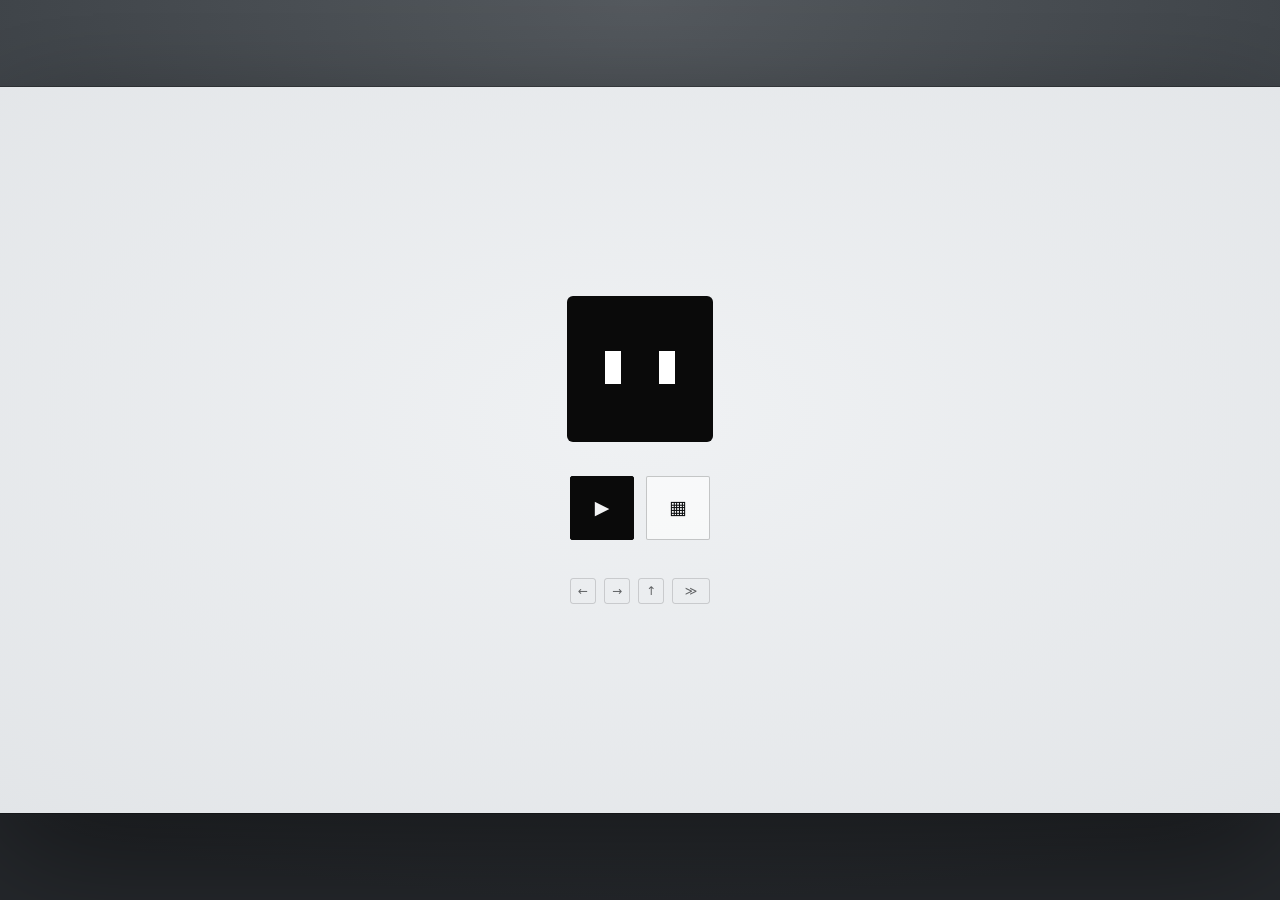
<file: index.html>
<!DOCTYPE html>
<html lang="zh-CN">
<head>
<meta charset="utf-8">
<meta name="viewport" content="width=device-width,initial-scale=1,viewport-fit=cover,user-scalable=no">
<meta name="theme-color" content="#4e5358">
<meta name="description" content="查无此人 / NO SUCH PERSON — 一款无文字 2D 潜行游戏：活着，但不在任何记录里。唯一的安全是把自己活成墙。">
<title>查无此人 · NO SUCH PERSON</title>
<link rel="stylesheet" href="style.css">
</head>
<body>
<div id="app">
  <div id="stage">
    <canvas id="cv" width="960" height="544"></canvas>

    <!-- HUD：只有形状，没有字 -->
    <div id="hud" class="hud hide">
      <div class="lv-pips" id="lvPips"></div>
      <div class="hud-keys" id="hudKeys">
        <span class="k"></span><span class="k"></span><span class="k"></span>
      </div>
      <div class="expose" id="expose">
        <div class="expose-track"><div class="expose-fill" id="exposeFill"></div></div>
      </div>
      <div class="status" id="status"><i></i></div>
      <div class="fps hide" id="fps">60</div>
    </div>

    <!-- 触屏 -->
    <div class="touch hide" id="touch">
      <div class="t-side t-left">
        <button class="tbtn" data-k="left" aria-label="left">←</button>
        <button class="tbtn" data-k="right" aria-label="right">→</button>
      </div>
      <div class="t-side t-right">
        <button class="tbtn small" data-k="dash" aria-label="dash">≫</button>
        <button class="tbtn" data-k="jump" aria-label="jump">↑</button>
      </div>
    </div>

    <!-- 标题：一个会眨眼的方块 -->
    <div class="screen" id="scrTitle">
      <div class="panel center">
        <div class="mark" aria-hidden="true">
          <span class="eye"></span><span class="eye"></span>
        </div>
        <div class="btns">
          <button class="iconbtn primary" id="btnStart" aria-label="start">▶</button>
          <button class="iconbtn" id="btnLevels" aria-label="levels">▦</button>
        </div>
        <div class="lv-list hide" id="lvList"></div>
        <div class="pad-legend" aria-hidden="true">
          <span class="k">←</span><span class="k">→</span>
          <span class="k">↑</span>
          <span class="k wide">≫</span>
        </div>
      </div>
    </div>

    <!-- 暂停 -->
    <div class="screen hide" id="scrPause">
      <div class="panel center">
        <div class="btns col">
          <button class="iconbtn primary" id="btnResume" aria-label="resume">▶</button>
          <button class="iconbtn" id="btnRestart" aria-label="restart">↻</button>
          <button class="iconbtn" id="btnQuit" aria-label="home">⌂</button>
        </div>
      </div>
    </div>

    <!-- 过关 -->
    <div class="screen hide" id="scrClear">
      <div class="panel center">
        <div class="clear-mark" id="clearMark"><i></i><i></i><i></i></div>
        <div class="btns">
          <button class="iconbtn primary" id="btnNext" aria-label="next">▶</button>
          <button class="iconbtn" id="btnReplay" aria-label="replay">↻</button>
          <button class="iconbtn" id="btnMenu" aria-label="home">⌂</button>
        </div>
      </div>
    </div>

  </div>
</div>
<script src="game.js"></script>
</body>
</html>
</file>
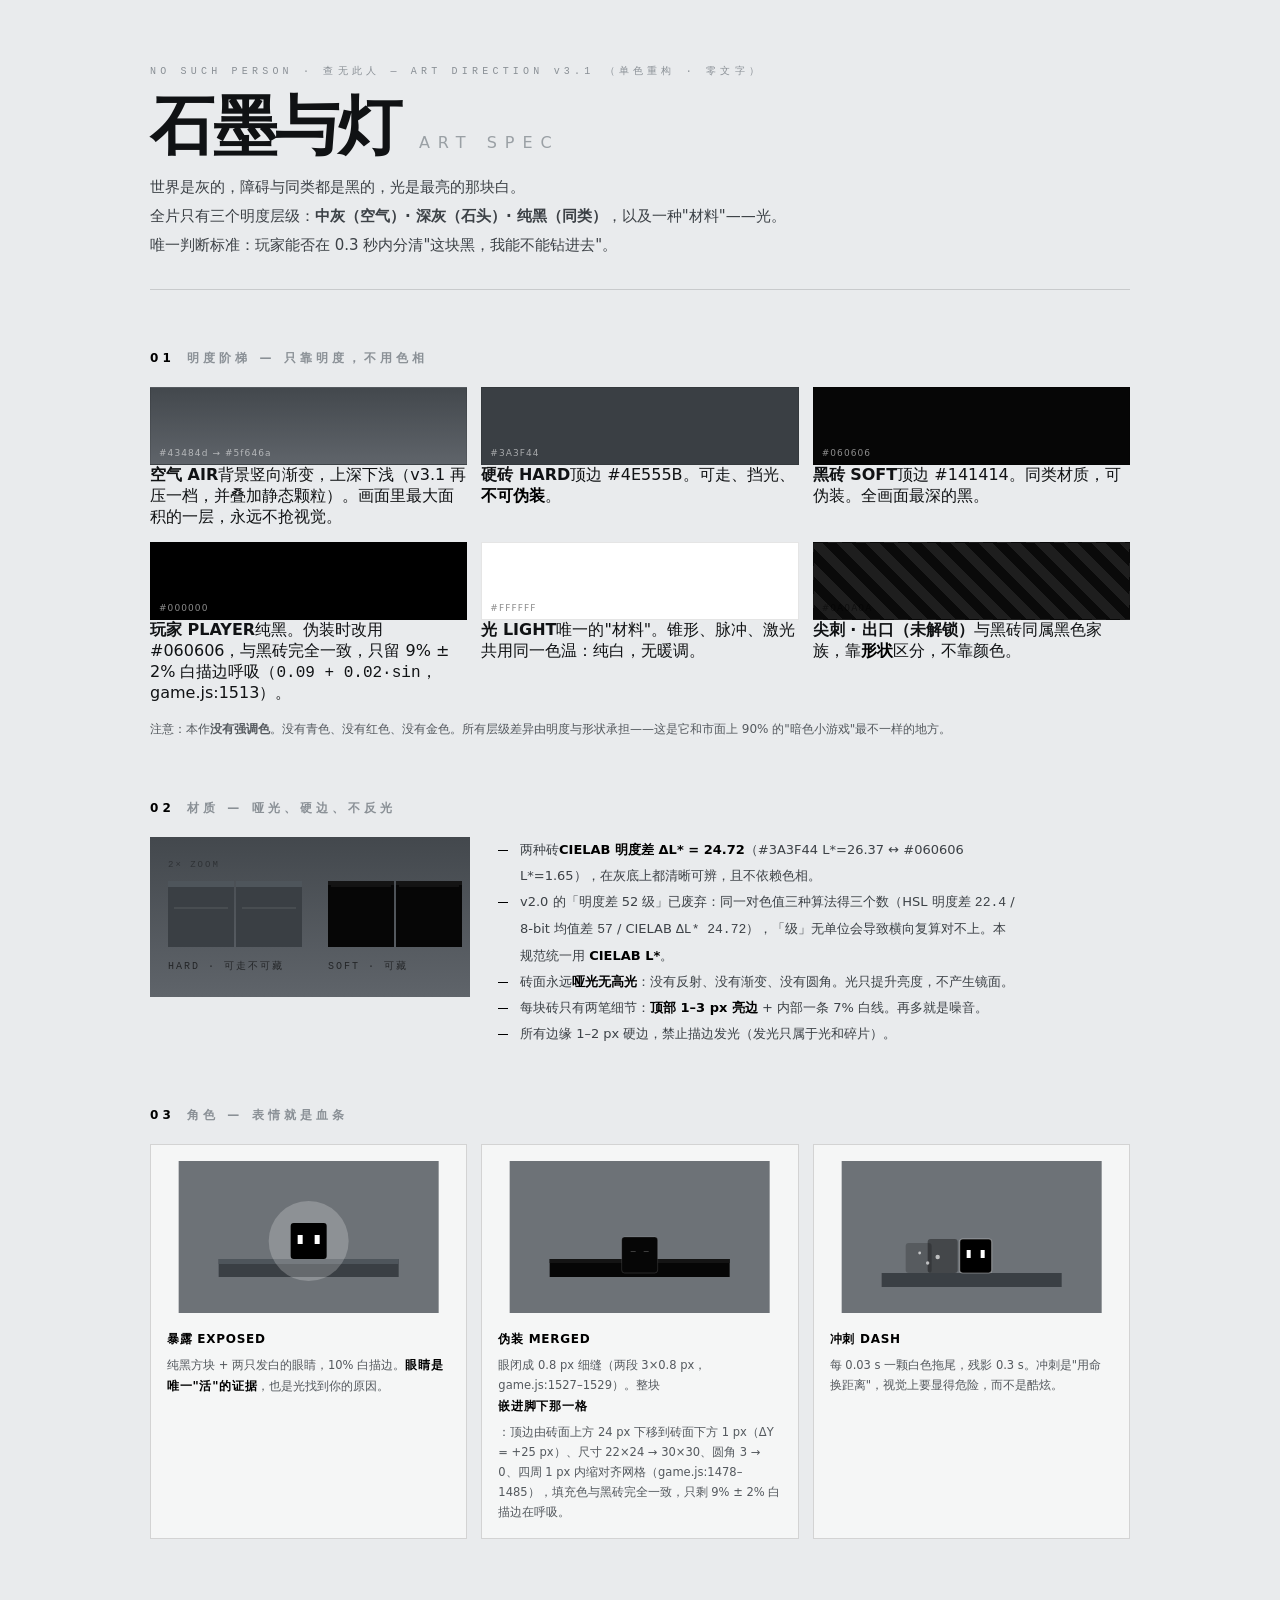
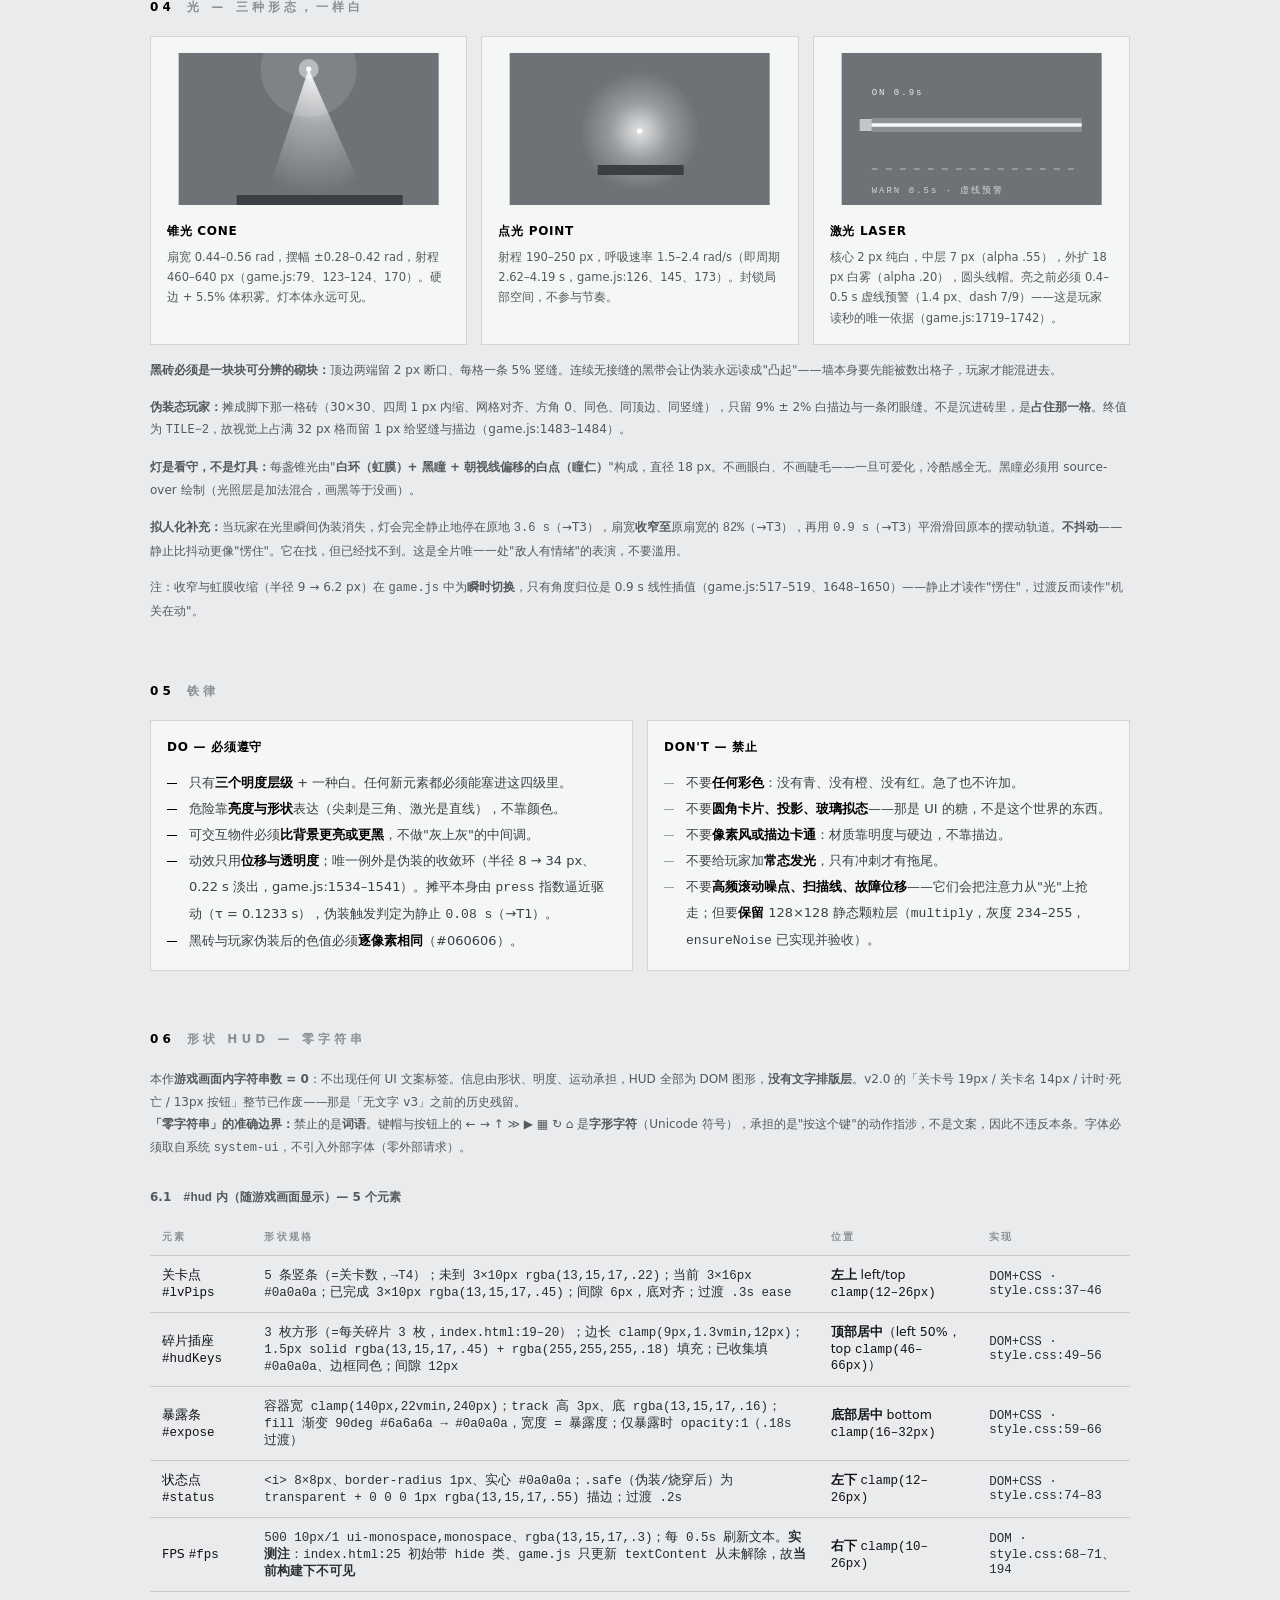
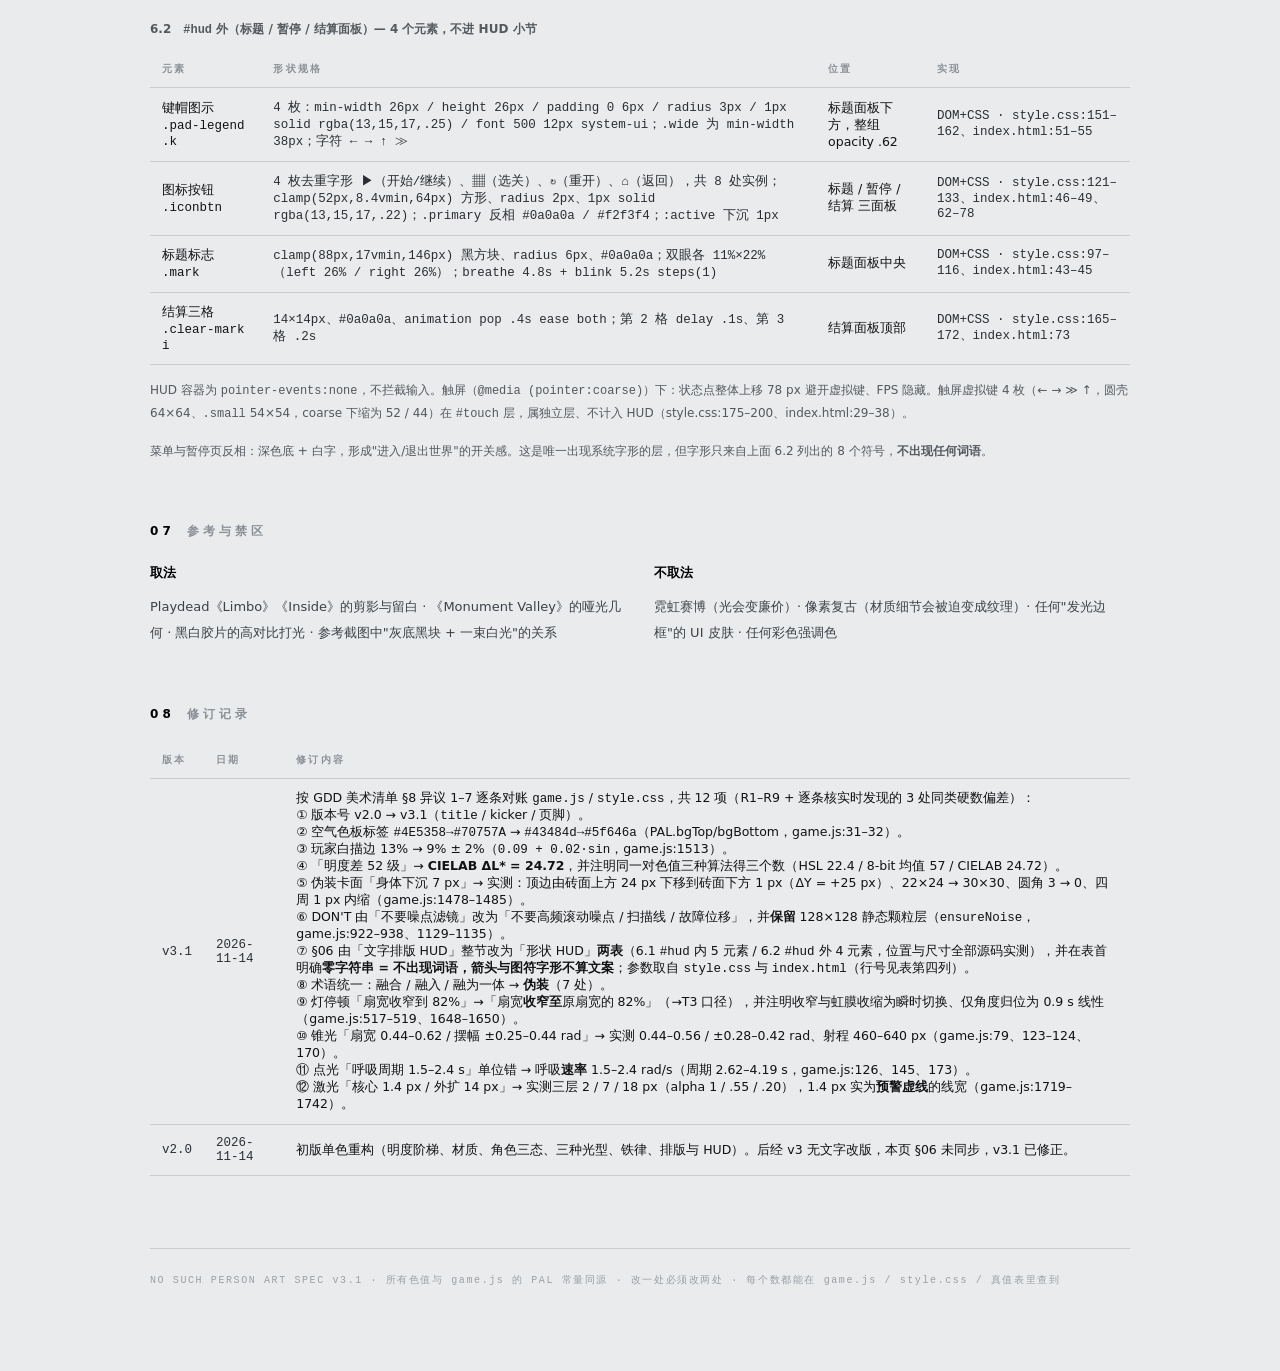
<file: art/style-guide.html>
<!DOCTYPE html>
<html lang="zh-CN">
<head>
<meta charset="utf-8">
<title>NO SUCH PERSON · 美术方向规范 v3.1</title>
<style>
  :root{
    --bg:#43484d; --bg2:#5f646a;
    --hard:#3a3f44; --hardtop:#4e555b;
    --soft:#060606; --player:#000;
    --ink:#101214; --dim:#5c6167; --line:rgba(0,0,0,.14);
  }
  *{box-sizing:border-box;}
  body{
    margin:0;background:#e9ebed;color:var(--ink);
    font-family:"Inter","PingFang SC","Microsoft YaHei",system-ui,sans-serif;
    -webkit-font-smoothing:antialiased;
  }
  .page{max-width:1060px;margin:0 auto;padding:64px 40px 96px;}
  .mono{font-family:ui-monospace,SFMono-Regular,Menlo,monospace;}
  header{border-bottom:1px solid var(--line);padding-bottom:28px;margin-bottom:52px;}
  .kicker{font-size:10px;letter-spacing:.42em;color:#8a9096;margin-bottom:18px;}
  h1{margin:0 0 16px;font-size:64px;line-height:.95;letter-spacing:-.02em;font-weight:700;display:flex;align-items:baseline;gap:18px;}
  h1 span{font-size:16px;letter-spacing:.5em;font-weight:400;color:#9aa0a5;}
  .lede{max-width:640px;font-size:15px;line-height:1.95;color:#3c4146;margin:0;}
  h2{font-size:12px;letter-spacing:.34em;color:#8a9096;font-weight:600;margin:60px 0 20px;}
  h2 b{color:#000;font-weight:600;margin-right:12px;}
  .grid{display:grid;gap:14px;}
  .cols-3{grid-template-columns:repeat(3,1fr);}
  .cols-2{grid-template-columns:repeat(2,1fr);}
  .card{border:1px solid var(--line);background:rgba(255,255,255,.55);padding:16px;}
  .card .cap{margin-top:12px;font-size:11.5px;line-height:1.75;color:#54595e;}
  .card .cap b{display:block;color:#000;font-size:12px;letter-spacing:.06em;margin-bottom:5px;font-weight:600;}
  .sw{height:78px;position:relative;border:1px solid rgba(0,0,0,.10);}
  .sw i{position:absolute;left:8px;bottom:6px;font-size:9px;letter-spacing:.12em;font-style:normal;color:rgba(255,255,255,.55);}
  .sw.dark i{color:rgba(0,0,0,.45);}
  .row{display:flex;gap:28px;flex-wrap:wrap;align-items:flex-start;}
  .rule-list{margin:0;padding:0;list-style:none;font-size:13px;line-height:2;color:#3c4146;}
  .rule-list li{padding-left:22px;position:relative;}
  .rule-list li::before{content:"";position:absolute;left:0;top:13px;width:10px;height:1px;background:#000;}
  .rule-list.no li::before{background:#9aa0a5;}
  .rule-list b{color:#000;font-weight:600;}
  table{width:100%;border-collapse:collapse;font-size:12.5px;}
  th,td{text-align:left;padding:11px 12px;border-bottom:1px solid var(--line);}
  th{font-size:9.5px;letter-spacing:.24em;color:#8a9096;font-weight:600;}
  td.mono{font-family:ui-monospace,monospace;color:#2a2e32;}
  .foot{margin-top:72px;padding-top:24px;border-top:1px solid var(--line);font-size:10px;letter-spacing:.16em;color:#9aa0a5;}
  .note{font-size:12px;line-height:1.9;color:#54595e;margin:14px 0 0;}
</style>
</head>
<body>
<div class="page">

  <header>
    <div class="kicker mono">NO SUCH PERSON · 查无此人 — ART DIRECTION v3.1 （单色重构 · 零文字）</div>
    <h1>石墨与灯<span>ART SPEC</span></h1>
    <p class="lede">世界是灰的，障碍与同类都是黑的，光是最亮的那块白。<br>
    全片只有三个明度层级：<b style="font-weight:600">中灰（空气）· 深灰（石头）· 纯黑（同类）</b>，以及一种"材料"——光。<br>
    唯一判断标准：玩家能否在 0.3 秒内分清"这块黑，我能不能钻进去"。</p>
  </header>

  <h2><b>01</b>明度阶梯 — 只靠明度，不用色相</h2>
  <div class="grid cols-3" style="margin-bottom:14px">
    <div>
      <div class="sw" style="background:linear-gradient(180deg,#43484d,#5f646a)"><i>#43484d → #5f646a</i></div>
      <div class="cap"><b>空气 AIR</b>背景竖向渐变，上深下浅（v3.1 再压一档，并叠加静态颗粒）。画面里最大面积的一层，永远不抢视觉。</div>
    </div>
    <div>
      <div class="sw" style="background:#3a3f44"><i>#3A3F44</i></div>
      <div class="cap"><b>硬砖 HARD</b>顶边 #4E555B。可走、挡光、<b style="display:inline;color:#000">不可伪装</b>。</div>
    </div>
    <div>
      <div class="sw" style="background:#060606"><i>#060606</i></div>
      <div class="cap"><b>黑砖 SOFT</b>顶边 #141414。同类材质，可伪装。全画面最深的黑。</div>
    </div>
  </div>
  <div class="grid cols-3">
    <div>
      <div class="sw" style="background:#000000"><i>#000000</i></div>
      <div class="cap"><b>玩家 PLAYER</b>纯黑。伪装时改用 #060606，与黑砖完全一致，只留 9% ± 2% 白描边呼吸（<span class="mono">0.09 + 0.02·sin</span>，game.js:1513）。</div>
    </div>
    <div>
      <div class="sw dark" style="background:#ffffff"><i>#FFFFFF</i></div>
      <div class="cap"><b>光 LIGHT</b>唯一的"材料"。锥形、脉冲、激光共用同一色温：纯白，无暖调。</div>
    </div>
    <div>
      <div class="sw dark" style="background:repeating-linear-gradient(45deg,#0a0a0a 0 10px,#1e1e1e 10px 20px)"><i>#0A0A0A</i></div>
      <div class="cap"><b>尖刺 · 出口（未解锁）</b>与黑砖同属黑色家族，靠<b style="display:inline;color:#000">形状</b>区分，不靠颜色。</div>
    </div>
  </div>
  <p class="note">注意：本作<b>没有强调色</b>。没有青色、没有红色、没有金色。所有层级差异由明度与形状承担——这是它和市面上 90% 的"暗色小游戏"最不一样的地方。</p>

  <h2><b>02</b>材质 — 哑光、硬边、不反光</h2>
  <div class="row">
    <svg width="320" height="160" viewBox="0 0 320 160">
      <defs>
        <linearGradient id="bgx" x1="0" y1="0" x2="0" y2="1">
          <stop offset="0" stop-color="#43484d"/><stop offset="1" stop-color="#5f646a"/>
        </linearGradient>
      </defs>
      <rect width="320" height="160" fill="url(#bgx)"/>
      <g>
        <rect x="18" y="44" width="66" height="66" fill="#3a3f44"/>
        <rect x="18" y="44" width="66" height="6" fill="#4e555b"/>
        <rect x="24" y="70" width="54" height="2" fill="rgba(255,255,255,.07)"/>
        <rect x="86" y="44" width="66" height="66" fill="#3a3f44"/>
        <rect x="86" y="44" width="66" height="6" fill="#4e555b"/>
        <rect x="92" y="70" width="54" height="2" fill="rgba(255,255,255,.07)"/>
      </g>
      <g>
        <rect x="178" y="44" width="66" height="66" fill="#060606"/>
        <rect x="178" y="44" width="66" height="4" fill="#141414"/>
        <rect x="181" y="48" width="60" height="2" fill="rgba(255,255,255,.05)"/>
        <rect x="246" y="44" width="66" height="66" fill="#060606"/>
        <rect x="246" y="44" width="66" height="4" fill="#141414"/>
        <rect x="249" y="48" width="60" height="2" fill="rgba(255,255,255,.05)"/>
      </g>
      <text x="18" y="132" fill="rgba(0,0,0,.6)" font-size="10" font-family="monospace" letter-spacing="2">HARD · 可走不可藏</text>
      <text x="178" y="132" fill="rgba(0,0,0,.6)" font-size="10" font-family="monospace" letter-spacing="2">SOFT · 可藏</text>
      <text x="18" y="30" fill="rgba(0,0,0,.35)" font-size="9" font-family="monospace" letter-spacing="2">2× ZOOM</text>
    </svg>
    <ul class="rule-list" style="max-width:520px">
      <li>两种砖<b>CIELAB 明度差 ΔL* = 24.72</b>（#3A3F44 L*=26.37 ↔ #060606 L*=1.65），在灰底上都清晰可辨，且不依赖色相。</li>
      <li>v2.0 的「明度差 52 级」已废弃：同一对色值三种算法得三个数（HSL 明度差 <span class="mono">22.4</span> / 8-bit 均值差 <span class="mono">57</span> / CIELAB <span class="mono">ΔL* 24.72</span>），「级」无单位会导致横向复算对不上。本规范统一用 <b>CIELAB L*</b>。</li>
      <li>砖面永远<b>哑光无高光</b>：没有反射、没有渐变、没有圆角。光只提升亮度，不产生镜面。</li>
      <li>每块砖只有两笔细节：<b>顶部 1–3 px 亮边</b> + 内部一条 7% 白线。再多就是噪音。</li>
      <li>所有边缘 1–2 px 硬边，禁止描边发光（发光只属于光和碎片）。</li>
    </ul>
  </div>

  <h2><b>03</b>角色 — 表情就是血条</h2>
  <div class="grid cols-3">
    <div class="card">
      <svg width="100%" height="152" viewBox="0 0 260 152">
        <rect width="260" height="152" fill="#6d7277"/>
        <rect x="40" y="98" width="180" height="18" fill="#3a3f44"/>
        <rect x="40" y="98" width="180" height="5" fill="#4e555b"/>
        <circle cx="130" cy="80" r="40" fill="rgba(255,255,255,.22)"/>
        <rect x="112" y="62" width="36" height="36" rx="3" fill="#000"/>
        <rect x="119" y="74" width="5" height="9" fill="#fff"/>
        <rect x="136" y="74" width="5" height="9" fill="#fff"/>
      </svg>
      <div class="cap"><b>暴露 EXPOSED</b>纯黑方块 + 两只发白的眼睛，10% 白描边。<b style="display:inline">眼睛是唯一"活"的证据</b>，也是光找到你的原因。</div>
    </div>
    <div class="card">
      <svg width="100%" height="152" viewBox="0 0 260 152">
        <rect width="260" height="152" fill="#6d7277"/>
        <rect x="40" y="98" width="180" height="18" fill="#060606"/>
        <rect x="40" y="98" width="180" height="4" fill="#141414"/>
        <rect x="112" y="76" width="36" height="36" rx="3" fill="#060606" stroke="rgba(255,255,255,.13)" stroke-width="1"/>
        <rect x="121" y="90" width="5" height="1" fill="rgba(255,255,255,.22)"/>
        <rect x="134" y="90" width="5" height="1" fill="rgba(255,255,255,.22)"/>
      </svg>
      <div class="cap"><b>伪装 MERGED</b>眼闭成 0.8 px 细缝（两段 3×0.8 px，game.js:1527–1529）。整块<b>嵌进脚下那一格</b>：顶边由砖面上方 24 px 下移到砖面下方 1 px（ΔY = +25 px）、尺寸 22×24 → 30×30、圆角 3 → 0、四周 1 px 内缩对齐网格（game.js:1478–1485），填充色与黑砖完全一致，只剩 9% ± 2% 白描边在呼吸。</div>
    </div>
    <div class="card">
      <svg width="100%" height="152" viewBox="0 0 260 152">
        <rect width="260" height="152" fill="#6d7277"/>
        <rect x="40" y="112" width="180" height="14" fill="#3a3f44"/>
        <g opacity=".38"><rect x="86" y="78" width="30" height="34" rx="3" fill="#000"/></g>
        <g opacity=".2"><rect x="64" y="82" width="26" height="30" rx="3" fill="#000"/></g>
        <rect x="118" y="78" width="32" height="34" rx="3" fill="#000" stroke="rgba(255,255,255,.35)" stroke-width="1.2"/>
        <rect x="125" y="89" width="4" height="8" fill="#fff"/>
        <rect x="139" y="89" width="4" height="8" fill="#fff"/>
        <g fill="#fff" opacity=".65">
          <circle cx="96" cy="96" r="2.2"/><circle cx="86" cy="102" r="1.7"/><circle cx="78" cy="92" r="1.4"/>
        </g>
      </svg>
      <div class="cap"><b>冲刺 DASH</b>每 0.03 s 一颗白色拖尾，残影 0.3 s。冲刺是"用命换距离"，视觉上要显得危险，而不是酷炫。</div>
    </div>
  </div>

  <h2><b>04</b>光 — 三种形态，一样白</h2>
  <div class="grid cols-3">
    <div class="card">
      <svg width="100%" height="152" viewBox="0 0 260 152">
        <defs><radialGradient id="cg" cx="50%" cy="0%" r="100%">
          <stop offset="0" stop-color="#fff" stop-opacity=".95"/>
          <stop offset=".45" stop-color="#fff" stop-opacity=".38"/>
          <stop offset="1" stop-color="#fff" stop-opacity="0"/>
        </radialGradient></defs>
        <rect width="260" height="152" fill="#6d7277"/>
        <circle cx="130" cy="16" r="48" fill="#fff" opacity=".12"/>
        <polygon points="130,16 88,142 186,142" fill="url(#cg)"/>
        <circle cx="130" cy="16" r="10" fill="#fff" opacity=".45"/>
        <circle cx="130" cy="16" r="2.6" fill="#fff"/>
        <rect x="58" y="142" width="166" height="10" fill="#3a3f44"/>
      </svg>
      <div class="cap"><b>锥光 CONE</b>扇宽 0.44–0.56 rad，摆幅 ±0.28–0.42 rad，射程 460–640 px（game.js:79、123–124、170）。硬边 + 5.5% 体积雾。灯本体永远可见。</div>
    </div>
    <div class="card">
      <svg width="100%" height="152" viewBox="0 0 260 152">
        <defs><radialGradient id="pg"><stop offset="0" stop-color="#fff" stop-opacity=".8"/><stop offset=".5" stop-color="#fff" stop-opacity=".28"/><stop offset="1" stop-color="#fff" stop-opacity="0"/></radialGradient></defs>
        <rect width="260" height="152" fill="#6d7277"/>
        <circle cx="130" cy="78" r="60" fill="url(#pg)"/>
        <circle cx="130" cy="78" r="2.6" fill="#fff"/>
        <rect x="88" y="112" width="86" height="10" fill="#3a3f44"/>
      </svg>
      <div class="cap"><b>点光 POINT</b>射程 190–250 px，呼吸速率 1.5–2.4 rad/s（即周期 2.62–4.19 s，game.js:126、145、173）。封锁局部空间，不参与节奏。</div>
    </div>
    <div class="card">
      <svg width="100%" height="152" viewBox="0 0 260 152">
        <rect width="260" height="152" fill="#6d7277"/>
        <rect x="18" y="66" width="12" height="12" fill="#fff" opacity=".6"/>
        <line x1="30" y1="72" x2="240" y2="72" stroke="#fff" stroke-width="14" opacity=".22"/>
        <line x1="30" y1="72" x2="240" y2="72" stroke="#fff" stroke-width="4" opacity=".7"/>
        <line x1="30" y1="72" x2="240" y2="72" stroke="#fff" stroke-width="1.4"/>
        <line x1="30" y1="116" x2="240" y2="116" stroke="#fff" stroke-width="1.2" stroke-dasharray="6 8" opacity=".55"/>
        <text x="30" y="42" fill="rgba(255,255,255,.85)" font-size="9" font-family="monospace" letter-spacing="2">ON 0.9s</text>
        <text x="30" y="140" fill="rgba(255,255,255,.7)" font-size="9" font-family="monospace" letter-spacing="2">WARN 0.5s · 虚线预警</text>
      </svg>
      <div class="cap"><b>激光 LASER</b>核心 2 px 纯白，中层 7 px（alpha .55），外扩 18 px 白雾（alpha .20），圆头线帽。亮之前必须 0.4–0.5 s 虚线预警（1.4 px、dash 7/9）——这是玩家读秒的唯一依据（game.js:1719–1742）。</div>
    </div>
  </div>
  <p class="note"><b>黑砖必须是一块块可分辨的砌块：</b>顶边两端留 2 px 断口、每格一条 5% 竖缝。连续无接缝的黑带会让伪装永远读成"凸起"——墙本身要先能被数出格子，玩家才能混进去。</p>
  <p class="note"><b>伪装态玩家：</b>摊成脚下那一格砖（30×30、四周 1 px 内缩、网格对齐、方角 0、同色、同顶边、同竖缝），只留 9% ± 2% 白描边与一条闭眼缝。不是沉进砖里，是<b>占住那一格</b>。终值为 <span class="mono">TILE−2</span>，故视觉上占满 32 px 格而留 1 px 给竖缝与描边（game.js:1483–1484）。</p>
  <p class="note"><b>灯是看守，不是灯具：</b>每盏锥光由"<b>白环（虹膜）+ 黑瞳 + 朝视线偏移的白点（瞳仁）</b>"构成，直径 18 px。不画眼白、不画睫毛——一旦可爱化，冷酷感全无。黑瞳必须用 source-over 绘制（光照层是加法混合，画黑等于没画）。</p>
  <p class="note"><b>拟人化补充：</b>当玩家在光里瞬间伪装消失，灯会完全静止地停在原地 <span class="mono">3.6 s</span>（→T3），扇宽<b>收窄至</b>原扇宽的 <span class="mono">82%</span>（→T3），再用 <span class="mono">0.9 s</span>（→T3）平滑滑回原本的摆动轨道。<b>不抖动</b>——静止比抖动更像"愣住"。它在找，但已经找不到。这是全片唯一一处"敌人有情绪"的表演，不要滥用。</p>
  <p class="note">注：收窄与虹膜收缩（半径 9 → 6.2 px）在 <span class="mono">game.js</span> 中为<b>瞬时切换</b>，只有角度归位是 0.9 s 线性插值（game.js:517–519、1648–1650）——静止才读作"愣住"，过渡反而读作"机关在动"。</p>

  <h2><b>05</b>铁律</h2>
  <div class="grid cols-2">
    <div class="card">
      <div class="cap" style="margin-top:0;margin-bottom:12px"><b>DO — 必须遵守</b></div>
      <ul class="rule-list">
        <li>只有<b>三个明度层级</b> + 一种白。任何新元素都必须能塞进这四级里。</li>
        <li>危险靠<b>亮度与形状</b>表达（尖刺是三角、激光是直线），不靠颜色。</li>
        <li>可交互物件必须<b>比背景更亮或更黑</b>，不做"灰上灰"的中间调。</li>
        <li>动效只用<b>位移与透明度</b>；唯一例外是伪装的收敛环（半径 8 → 34 px、0.22 s 淡出，game.js:1534–1541）。摊平本身由 <span class="mono">press</span> 指数逼近驱动（τ = 0.1233 s），伪装触发判定为静止 <span class="mono">0.08 s</span>（→T1）。</li>
        <li>黑砖与玩家伪装后的色值必须<b>逐像素相同</b>（#060606）。</li>
      </ul>
    </div>
    <div class="card">
      <div class="cap" style="margin-top:0;margin-bottom:12px"><b>DON'T — 禁止</b></div>
      <ul class="rule-list no">
        <li>不要<b>任何彩色</b>：没有青、没有橙、没有红。急了也不许加。</li>
        <li>不要<b>圆角卡片、投影、玻璃拟态</b>——那是 UI 的糖，不是这个世界的东西。</li>
        <li>不要<b>像素风或描边卡通</b>：材质靠明度与硬边，不靠描边。</li>
        <li>不要给玩家加<b>常态发光</b>，只有冲刺才有拖尾。</li>
        <li>不要<b>高频滚动噪点、扫描线、故障位移</b>——它们会把注意力从"光"上抢走；但要<b>保留</b> 128×128 静态颗粒层（<span class="mono">multiply</span>，灰度 234–255，<span class="mono">ensureNoise</span> 已实现并验收）。</li>
      </ul>
    </div>
  </div>

  <h2><b>06</b>形状 HUD — 零字符串</h2>
  <p class="note" style="margin-top:0">本作<b>游戏画面内字符串数 = 0</b>：不出现任何 UI 文案标签。信息由形状、明度、运动承担，HUD 全部为 DOM 图形，<b>没有文字排版层</b>。v2.0 的「关卡号 19px / 关卡名 14px / 计时·死亡 / 13px 按钮」整节已作废——那是「无文字 v3」之前的历史残留。<br>
  <b>「零字符串」的准确边界：</b>禁止的是<b>词语</b>。键帽与按钮上的 ← → ↑ ≫ ▶ ▦ ↻ ⌂ 是<b>字形字符</b>（Unicode 符号），承担的是"按这个键"的动作指涉，不是文案，因此不违反本条。字体必须取自系统 <span class="mono">system-ui</span>，不引入外部字体（零外部请求）。</p>

  <p class="note" style="margin:26px 0 10px"><b>6.1　<span class="mono">#hud</span> 内（随游戏画面显示）— 5 个元素</b></p>
  <table>
    <tr><th>元素</th><th>形状规格</th><th>位置</th><th>实现</th></tr>
    <tr><td>关卡点 <span class="mono">#lvPips</span></td><td class="mono">5 条竖条（=关卡数，→T4）；未到 3×10px rgba(13,15,17,.22)；当前 3×16px #0a0a0a；已完成 3×10px rgba(13,15,17,.45)；间隙 6px，底对齐；过渡 .3s ease</td><td><b>左上</b> left/top <span class="mono">clamp(12–26px)</span></td><td class="mono">DOM+CSS · style.css:37–46</td></tr>
    <tr><td>碎片插座 <span class="mono">#hudKeys</span></td><td class="mono">3 枚方形（=每关碎片 3 枚，index.html:19–20）；边长 clamp(9px,1.3vmin,12px)；1.5px solid rgba(13,15,17,.45) + rgba(255,255,255,.18) 填充；已收集填 #0a0a0a、边框同色；间隙 12px</td><td><b>顶部居中</b>（left 50%，top <span class="mono">clamp(46–66px)</span>）</td><td class="mono">DOM+CSS · style.css:49–56</td></tr>
    <tr><td>暴露条 <span class="mono">#expose</span></td><td class="mono">容器宽 clamp(140px,22vmin,240px)；track 高 3px、底 rgba(13,15,17,.16)；fill 渐变 90deg #6a6a6a → #0a0a0a，宽度 = 暴露度；仅暴露时 opacity:1（.18s 过渡）</td><td><b>底部居中</b> bottom <span class="mono">clamp(16–32px)</span></td><td class="mono">DOM+CSS · style.css:59–66</td></tr>
    <tr><td>状态点 <span class="mono">#status</span></td><td class="mono">&lt;i&gt; 8×8px、border-radius 1px、实心 #0a0a0a；.safe（伪装/烧穿后）为 transparent + 0 0 0 1px rgba(13,15,17,.55) 描边；过渡 .2s</td><td><b>左下</b> <span class="mono">clamp(12–26px)</span></td><td class="mono">DOM+CSS · style.css:74–83</td></tr>
    <tr><td>FPS <span class="mono">#fps</span></td><td class="mono">500 10px/1 ui-monospace,monospace、rgba(13,15,17,.3)；每 0.5s 刷新文本。<b>实测注</b>：index.html:25 初始带 hide 类、game.js 只更新 textContent 从未解除，故<b>当前构建下不可见</b></td><td><b>右下</b> <span class="mono">clamp(10–26px)</span></td><td class="mono">DOM · style.css:68–71、194</td></tr>
  </table>

  <p class="note" style="margin:26px 0 10px"><b>6.2　<span class="mono">#hud</span> 外（标题 / 暂停 / 结算面板）— 4 个元素，不进 HUD 小节</b></p>
  <table>
    <tr><th>元素</th><th>形状规格</th><th>位置</th><th>实现</th></tr>
    <tr><td>键帽图示 <span class="mono">.pad-legend .k</span></td><td class="mono">4 枚：min-width 26px / height 26px / padding 0 6px / radius 3px / 1px solid rgba(13,15,17,.25) / font 500 12px system-ui；.wide 为 min-width 38px；字符 ← → ↑ ≫</td><td>标题面板下方，整组 opacity .62</td><td class="mono">DOM+CSS · style.css:151–162、index.html:51–55</td></tr>
    <tr><td>图标按钮 <span class="mono">.iconbtn</span></td><td class="mono">4 枚去重字形 ▶（开始/继续）、▦（选关）、↻（重开）、⌂（返回），共 8 处实例；clamp(52px,8.4vmin,64px) 方形、radius 2px、1px solid rgba(13,15,17,.22)；.primary 反相 #0a0a0a / #f2f3f4；:active 下沉 1px</td><td>标题 / 暂停 / 结算 三面板</td><td class="mono">DOM+CSS · style.css:121–133、index.html:46–49、62–78</td></tr>
    <tr><td>标题标志 <span class="mono">.mark</span></td><td class="mono">clamp(88px,17vmin,146px) 黑方块、radius 6px、#0a0a0a；双眼各 11%×22%（left 26% / right 26%）；breathe 4.8s + blink 5.2s steps(1)</td><td>标题面板中央</td><td class="mono">DOM+CSS · style.css:97–116、index.html:43–45</td></tr>
    <tr><td>结算三格 <span class="mono">.clear-mark i</span></td><td class="mono">14×14px、#0a0a0a、animation pop .4s ease both；第 2 格 delay .1s、第 3 格 .2s</td><td>结算面板顶部</td><td class="mono">DOM+CSS · style.css:165–172、index.html:73</td></tr>
  </table>

  <p class="note">HUD 容器为 <span class="mono">pointer-events:none</span>，不拦截输入。触屏（<span class="mono">@media (pointer:coarse)</span>）下：状态点整体上移 78 px 避开虚拟键、FPS 隐藏。触屏虚拟键 4 枚（← → ≫ ↑，圆壳 64×64、<span class="mono">.small</span> 54×54，coarse 下缩为 52 / 44）在 <span class="mono">#touch</span> 层，属独立层、不计入 HUD（style.css:175–200、index.html:29–38）。</p>
  <p class="note">菜单与暂停页反相：深色底 + 白字，形成"进入/退出世界"的开关感。这是唯一出现系统字形的层，但字形只来自上面 6.2 列出的 8 个符号，<b>不出现任何词语</b>。</p>

  <h2><b>07</b>参考与禁区</h2>
  <div class="row" style="font-size:13px;line-height:2;color:#3c4146">
    <div style="flex:1;min-width:300px">
      <div style="color:#000;margin-bottom:8px;font-weight:600">取法</div>
      Playdead《Limbo》《Inside》的剪影与留白 · 《Monument Valley》的哑光几何 · 黑白胶片的高对比打光 · 参考截图中"灰底黑块 + 一束白光"的关系
    </div>
    <div style="flex:1;min-width:300px">
      <div style="color:#000;margin-bottom:8px;font-weight:600">不取法</div>
      霓虹赛博（光会变廉价）· 像素复古（材质细节会被迫变成纹理）· 任何"发光边框"的 UI 皮肤 · 任何彩色强调色
    </div>
  </div>

  <h2><b>08</b>修订记录</h2>
  <table>
    <tr><th>版本</th><th>日期</th><th>修订内容</th></tr>
    <tr>
      <td class="mono">v3.1</td>
      <td class="mono">2026-11-14</td>
      <td>按 GDD 美术清单 §8 异议 1–7 逐条对账 <span class="mono">game.js</span> / <span class="mono">style.css</span>，共 12 项（R1–R9 + 逐条核实时发现的 3 处同类硬数偏差）：<br>
        ① 版本号 v2.0 → v3.1（<span class="mono">title</span> / kicker / 页脚）。<br>
        ② 空气色板标签 <span class="mono">#4E5358→#70757A</span> → <span class="mono">#43484d→#5f646a</span>（PAL.bgTop/bgBottom，game.js:31–32）。<br>
        ③ 玩家白描边 13% → 9% ± 2%（<span class="mono">0.09 + 0.02·sin</span>，game.js:1513）。<br>
        ④ 「明度差 52 级」→ <b>CIELAB ΔL* = 24.72</b>，并注明同一对色值三种算法得三个数（HSL 22.4 / 8-bit 均值 57 / CIELAB 24.72）。<br>
        ⑤ 伪装卡面「身体下沉 7 px」→ 实测：顶边由砖面上方 24 px 下移到砖面下方 1 px（ΔY = +25 px）、22×24 → 30×30、圆角 3 → 0、四周 1 px 内缩（game.js:1478–1485）。<br>
        ⑥ DON'T 由「不要噪点滤镜」改为「不要高频滚动噪点 / 扫描线 / 故障位移」，并<b>保留</b> 128×128 静态颗粒层（<span class="mono">ensureNoise</span>，game.js:922–938、1129–1135）。<br>
        ⑦ §06 由「文字排版 HUD」整节改为「形状 HUD」<b>两表</b>（6.1 <span class="mono">#hud</span> 内 5 元素 / 6.2 <span class="mono">#hud</span> 外 4 元素，位置与尺寸全部源码实测），并在表首明确<b>零字符串 = 不出现词语，箭头与图符字形不算文案</b>；参数取自 <span class="mono">style.css</span> 与 <span class="mono">index.html</span>（行号见表第四列）。<br>
        ⑧ 术语统一：融合 / 融入 / 融为一体 → <b>伪装</b>（7 处）。<br>
        ⑨ 灯停顿「扇宽收窄到 82%」→「扇宽<b>收窄至</b>原扇宽的 82%」（→T3 口径），并注明收窄与虹膜收缩为瞬时切换、仅角度归位为 0.9 s 线性（game.js:517–519、1648–1650）。<br>
        ⑩ 锥光「扇宽 0.44–0.62 / 摆幅 ±0.25–0.44 rad」→ 实测 0.44–0.56 / ±0.28–0.42 rad、射程 460–640 px（game.js:79、123–124、170）。<br>
        ⑪ 点光「呼吸周期 1.5–2.4 s」单位错 → 呼吸<b>速率</b> 1.5–2.4 rad/s（周期 2.62–4.19 s，game.js:126、145、173）。<br>
        ⑫ 激光「核心 1.4 px / 外扩 14 px」→ 实测三层 2 / 7 / 18 px（alpha 1 / .55 / .20），1.4 px 实为<b>预警虚线</b>的线宽（game.js:1719–1742）。</td>
    </tr>
    <tr>
      <td class="mono">v2.0</td>
      <td class="mono">2026-11-14</td>
      <td>初版单色重构（明度阶梯、材质、角色三态、三种光型、铁律、排版与 HUD）。后经 v3 无文字改版，本页 §06 未同步，v3.1 已修正。</td>
    </tr>
  </table>

  <div class="foot mono">NO SUCH PERSON ART SPEC v3.1 · 所有色值与 game.js 的 PAL 常量同源 · 改一处必须改两处 · 每个数都能在 game.js / style.css / 真值表里查到</div>
</div>
</body>
</html>
</file>
<file: style.css>
/* 查无此人 · NO SUCH PERSON —— 界面 v3：无文字。一切信息用形状承担。 */

:root{
  --paper:#eceef0;
  --ink:#0d0f11;
  --line:rgba(13,15,17,.14);
}

*{box-sizing:border-box;}
html,body{
  margin:0;height:100%;
  background:radial-gradient(120% 100% at 50% 0%,#555a5f 0%,#3a3f44 55%,#25282c 100%);
  color:var(--ink);
  font-family:"Inter","PingFang SC","Microsoft YaHei",system-ui,sans-serif;
  -webkit-font-smoothing:antialiased;
  overflow:hidden;
  -webkit-tap-highlight-color:transparent;
}
.hide{display:none !important;}

#app{position:fixed;inset:0;display:grid;place-items:center;}

#stage{
  position:relative;
  width:min(100vw, calc(100vh * 1.764705));
  height:min(56.6666vw, 100vh);
  background:#6a6f74;
  box-shadow:0 40px 120px rgba(0,0,0,.45), 0 0 0 1px rgba(0,0,0,.25);
  overflow:hidden;
}
#cv{display:block;width:100%;height:100%;}

/* ---------------- HUD ---------------- */
.hud{position:absolute;inset:0;pointer-events:none;font-variant-numeric:tabular-nums;}

/* 关卡进度：五个小竖条，走到第几关就亮到第几格 */
.lv-pips{
  position:absolute;left:clamp(12px,2.6vmin,26px);top:clamp(12px,2.4vmin,22px);
  display:flex;gap:6px;align-items:flex-end;
}
.lv-pips i{
  display:block;width:3px;height:10px;background:rgba(13,15,17,.22);
  transition:background .3s ease,height .3s ease;
}
.lv-pips i.on{background:#0a0a0a;height:16px;}
.lv-pips i.done{background:rgba(13,15,17,.45);}

/* 碎片：三个菱形插座 */
.hud-keys{position:absolute;top:clamp(46px,6.8vmin,66px);left:50%;transform:translateX(-50%);display:flex;gap:12px;}
.hud-keys .k{
  width:clamp(9px,1.3vmin,12px);height:clamp(9px,1.3vmin,12px);
  border:1.5px solid rgba(13,15,17,.45);
  background:rgba(255,255,255,.18);
  transition:.25s ease;
}
.hud-keys .k.got{background:#0a0a0a;border-color:#0a0a0a;}

/* 暴露条：没有标签，只有长度在说话 */
.expose{
  position:absolute;left:50%;bottom:clamp(16px,3vmin,32px);transform:translateX(-50%);
  width:clamp(140px,22vmin,240px);
  opacity:0;transition:opacity .18s ease;
}
.expose.on{opacity:1;}
.expose-track{height:3px;background:rgba(13,15,17,.16);overflow:hidden;}
.expose-fill{height:100%;width:0%;background:linear-gradient(90deg,#6a6a6a,#0a0a0a);}

.fps{
  position:absolute;right:clamp(12px,2.6vmin,26px);bottom:clamp(10px,2.2vmin,20px);
  font:500 10px/1 ui-monospace,monospace;color:rgba(13,15,17,.3);
}

/* 状态：实心 = 暴露，空心 = 已融入 */
.status{
  position:absolute;left:clamp(12px,2.6vmin,26px);bottom:clamp(12px,2.6vmin,24px);
  display:flex;align-items:center;gap:8px;
  transition:color .2s ease;
}
.status i{
  width:8px;height:8px;background:#0a0a0a;border-radius:1px;
  transition:.2s ease;
}
.status.safe i{background:transparent;box-shadow:0 0 0 1px rgba(13,15,17,.55);}

/* ---------------- 屏幕层：白纸 ---------------- */
.screen{
  position:absolute;inset:0;display:grid;place-items:center;
  background:radial-gradient(90% 90% at 50% 45%,rgba(240,242,244,.995) 0%,rgba(224,227,230,.995) 100%);
  padding:4vmin;
}
@keyframes fade{from{opacity:0}to{opacity:1}}

.panel{width:min(560px,100%);}
.panel.center{display:flex;flex-direction:column;align-items:center;}

/* 标题：就是游戏里的那个方块 */
.mark{
  width:clamp(88px,17vmin,146px);height:clamp(88px,17vmin,146px);
  background:#0a0a0a;border-radius:6px;
  position:relative;
  animation:breathe 4.8s ease-in-out infinite;
}
.mark .eye{
  position:absolute;top:38%;width:11%;height:22%;background:#fff;
  animation:blink 5.2s steps(1,end) infinite;
}
.mark .eye:first-child{left:26%;}
.mark .eye:last-child{right:26%;}
@keyframes blink{
  0%,92%,100%{transform:scaleY(1);}
  94%,96%{transform:scaleY(.08);}
}
@keyframes breathe{
  0%,100%{transform:translateY(0);}
  50%{transform:translateY(-4px);}
}

.btns{display:flex;gap:12px;margin-top:clamp(20px,4vmin,34px);}
.btns.col{flex-direction:column;margin-top:0;}

.iconbtn{
  appearance:none;cursor:pointer;
  width:clamp(52px,8.4vmin,64px);height:clamp(52px,8.4vmin,64px);
  display:grid;place-items:center;
  border:1px solid rgba(13,15,17,.22);border-radius:2px;
  background:rgba(255,255,255,.6);color:#0d0f11;
  font:400 clamp(15px,2.4vmin,19px)/1 system-ui,sans-serif;
  transition:background .18s,border-color .18s,transform .12s;
}
.iconbtn:hover{background:#fff;border-color:rgba(13,15,17,.5);}
.iconbtn:active{transform:translateY(1px);}
.iconbtn.primary{background:#0a0a0a;border-color:#0a0a0a;color:#f2f3f4;}
.iconbtn.primary:hover{background:#242424;border-color:#242424;}

.lv-list{display:flex;gap:8px;flex-wrap:wrap;justify-content:center;margin-top:18px;}
.lv-list.hide{display:none;}
.lvbtn{
  appearance:none;cursor:pointer;
  width:46px;height:46px;border-radius:2px;
  border:1px solid rgba(13,15,17,.18);
  background:rgba(255,255,255,.55);
  display:grid;place-items:center;
  transition:.18s;
}
.lvbtn .dots{display:flex;gap:3px;}
.lvbtn .dots i{width:4px;height:4px;background:#0a0a0a;display:block;}
.lvbtn:hover:not(:disabled){border-color:rgba(13,15,17,.5);background:#fff;}
.lvbtn:disabled{opacity:.22;cursor:not-allowed;}

/* 操作图示：只有箭头，没有字 */
.pad-legend{
  display:flex;gap:8px;align-items:center;
  margin-top:clamp(22px,4.4vmin,38px);
  opacity:.62;
}
.pad-legend .k{
  min-width:26px;height:26px;padding:0 6px;
  display:grid;place-items:center;
  border:1px solid rgba(13,15,17,.25);border-radius:3px;
  font:500 12px/1 system-ui,sans-serif;color:#0d0f11;
}
.pad-legend .k.wide{min-width:38px;}

/* 过关：三格填满 */
.clear-mark{display:flex;gap:10px;margin-bottom:clamp(20px,4vmin,34px);}
.clear-mark i{
  width:14px;height:14px;background:#0a0a0a;
  animation:pop .4s ease both;
}
.clear-mark i:nth-child(2){animation-delay:.1s;}
.clear-mark i:nth-child(3){animation-delay:.2s;}
@keyframes pop{from{transform:scale(0)}to{transform:scale(1)}}

/* ---------------- 触屏 ---------------- */
.touch{position:absolute;inset:0;pointer-events:none;}
.t-side{position:absolute;bottom:max(14px,env(safe-area-inset-bottom));display:flex;gap:12px;}
.t-left{left:14px;}
.t-right{right:14px;}
.tbtn{
  pointer-events:auto;
  width:64px;height:64px;border-radius:50%;
  border:1px solid rgba(13,15,17,.3);
  background:rgba(255,255,255,.32);
  color:rgba(13,15,17,.8);
  font:500 18px/1 system-ui,sans-serif;
  touch-action:none;user-select:none;
}
.tbtn.small{width:54px;height:54px;font-size:16px;}
.tbtn:active{background:rgba(255,255,255,.75);border-color:rgba(13,15,17,.5);}

/* 触屏下缘重新排布，避免与虚拟按键重叠 */
@media (pointer: coarse){
  .status{bottom:calc(max(14px, env(safe-area-inset-bottom)) + 78px);}
  .fps{display:none;}
}

@media (max-height:520px){
  .tbtn{width:52px;height:52px;}
  .tbtn.small{width:44px;height:44px;}
}
</file>
